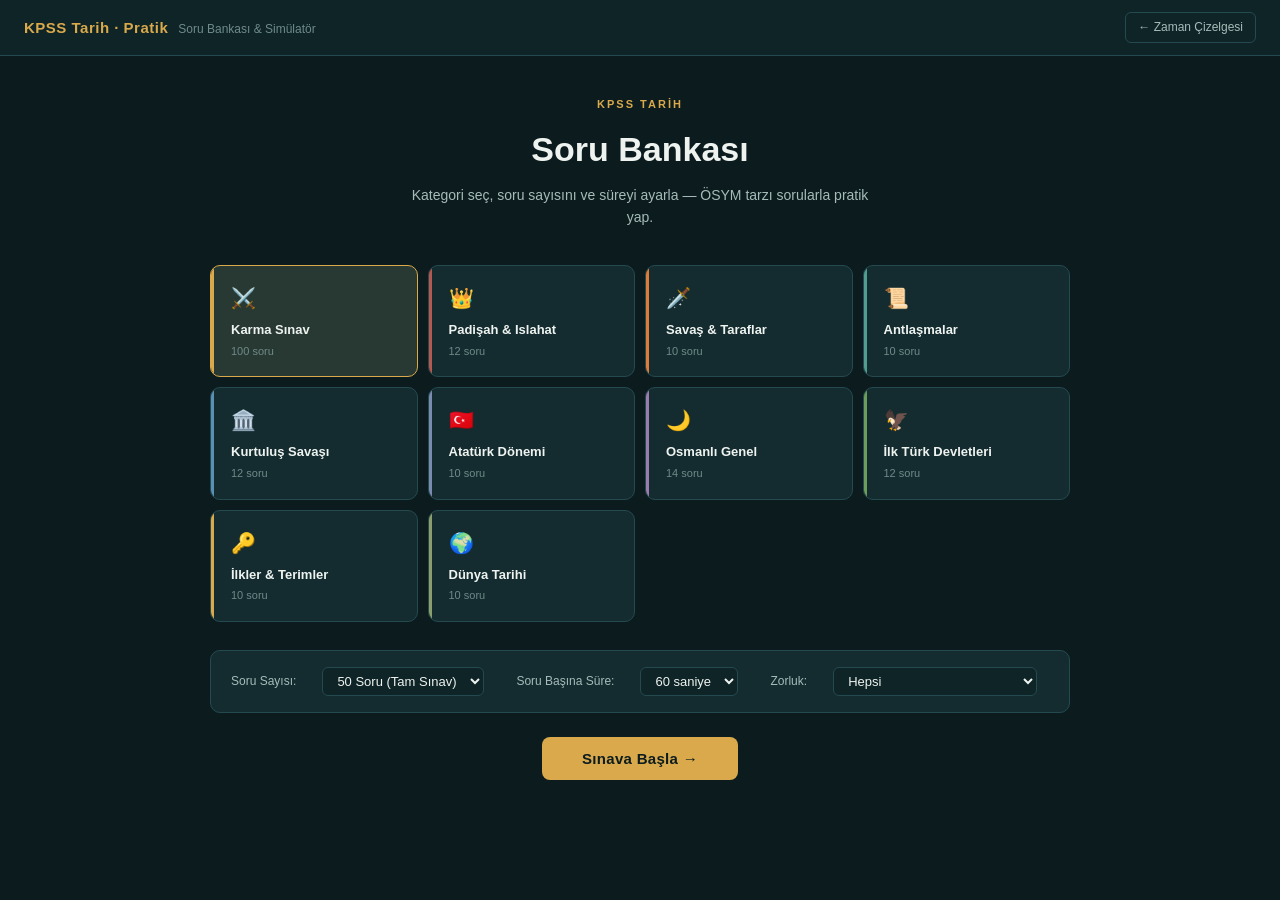
<file: pratik.html>
<!DOCTYPE html>
<html lang="tr">
<head>
  <meta charset="UTF-8" />
  <meta name="viewport" content="width=device-width, initial-scale=1.0" />
  <title>KPSS Tarih · Pratik Soru Bankası</title>
  <link rel="stylesheet" href="pratik.css" />
</head>
<body>
<div class="pr-app">

  <!-- Topbar -->
  <header class="pr-topbar">
    <div class="brand">
      <h1>KPSS Tarih · Pratik</h1>
      <span>Soru Bankası & Simülatör</span>
    </div>
    <div class="spacer"></div>
    <a href="index.html" class="pr-back">← Zaman Çizelgesi</a>
  </header>

  <!-- HOME SCREEN -->
  <div class="pr-screen active" id="screen-home">
    <div class="home-hero">
      <div class="eyebrow">KPSS TARİH</div>
      <h2>Soru Bankası</h2>
      <p>Kategori seç, soru sayısını ve süreyi ayarla — ÖSYM tarzı sorularla pratik yap.</p>
    </div>

    <div class="kat-grid" id="kat-grid">
      <!-- JS ile doldurulacak -->
    </div>

    <div class="home-settings">
      <label for="sel-sayi">Soru Sayısı:</label>
      <select id="sel-sayi">
        <option value="10">10 Soru</option>
        <option value="25">25 Soru</option>
        <option value="50" selected>50 Soru (Tam Sınav)</option>
      </select>

      <label for="sel-sure" style="margin-left:12px">Soru Başına Süre:</label>
      <select id="sel-sure">
        <option value="0">Süresiz</option>
        <option value="45">45 saniye</option>
        <option value="60" selected>60 saniye</option>
        <option value="90">90 saniye</option>
      </select>

      <label for="sel-zorluk" style="margin-left:12px">Zorluk:</label>
      <select id="sel-zorluk">
        <option value="hepsi" selected>Hepsi</option>
        <option value="orta">Yalnızca Orta</option>
        <option value="zor">Yalnızca Zor (ÖSYM Tuzak)</option>
      </select>
    </div>

    <button class="btn-start" id="btn-start">Sınava Başla →</button>
  </div>

  <!-- QUIZ SCREEN -->
  <div class="pr-screen" id="screen-quiz">
    <div class="pr-timer-bar"><div class="pr-timer-fill" id="timer-fill"></div></div>

    <div class="quiz-meta">
      <span class="q-counter">Soru <b id="q-index">1</b> / <b id="q-total">50</b></span>
      <span class="q-kat" id="q-kat-chip" style="--kat-renk: var(--gold)">Karma</span>
      <div class="spacer"></div>
      <span class="q-score">Doğru: <b id="q-dogru-say">0</b></span>
      <span class="q-timer" id="q-timer-text">60</span>
    </div>

    <div class="quiz-body" id="quiz-body">
      <!-- JS ile doldurulacak -->
    </div>

    <div class="quiz-footer">
      <span class="quiz-hint" id="quiz-hint">Bir şık seç</span>
      <button class="btn-next" id="btn-next">Sonraki Soru →</button>
    </div>
  </div>

  <!-- RESULT SCREEN -->
  <div class="pr-screen" id="screen-result">
    <div class="result-wrap">

      <div class="result-hero">
        <div class="score-big" id="res-skor">0/0</div>
        <div class="score-sub" id="res-sub">soruda doğru</div>
        <div class="grade" id="res-grade"></div>
      </div>

      <div class="result-breakdown">
        <h3>Kategori Analizi</h3>
        <div id="res-breakdown"></div>
      </div>

      <div class="result-wrongs" id="res-wrongs-wrap" style="display:none">
        <h3>Yanlış Yaptıklarım</h3>
        <div id="res-wrongs-list"></div>
      </div>

      <div class="result-btns">
        <button class="btn-retry" id="btn-retry">Aynı Ayarlarla Tekrar</button>
        <button class="btn-home" id="btn-home">← Ana Ekrana Dön</button>
      </div>

    </div>
  </div>

</div>

<script src="pratik_data.js"></script>
<script>
/* ──────────────────────────────────────────────────────────────────────────
   KPSS Pratik — Soru Bankası JS
   State makinesi: home → quiz → result → (home veya quiz)
   Hiç dış kütüphane yok; localStorage: hata kutusu (ileride genişletilecek)
────────────────────────────────────────────────────────────────────────── */
(function () {
  "use strict";

  /* ─── Durum ───────────────────────────────────────────── */
  let state = {
    seciliKat: "hepsi",
    soru_sayisi: 50,
    sure: 60,
    zorluk: "hepsi",
    sorular: [],        // aktif soru listesi (karıştırılmış)
    idx: 0,             // mevcut soru indeksi
    cevaplar: {},       // { soruId: "A" | null }
    dogru_say: 0,
    timerInterval: null,
    timerLeft: 0,
    cevapVerildi: false
  };

  /* ─── DOM ─────────────────────────────────────────────── */
  const $ = id => document.getElementById(id);
  const screens = {
    home:   $("screen-home"),
    quiz:   $("screen-quiz"),
    result: $("screen-result")
  };

  function goScreen(name) {
    Object.values(screens).forEach(s => s.classList.remove("active"));
    screens[name].classList.add("active");
  }

  /* ─── Kategori kartları oluştur ───────────────────────── */
  function buildKatGrid() {
    const grid = $("kat-grid");
    grid.innerHTML = "";

    // Hepsi kartı
    const allCard = makeKatCard("hepsi", PRATIK_KATEGORILER.hepsi, PRATIK_SORULAR.length);
    allCard.classList.add("selected");
    grid.appendChild(allCard);

    // Bireysel kategoriler
    const keys = Object.keys(PRATIK_KATEGORILER).filter(k => k !== "hepsi");
    keys.forEach(key => {
      const sayi = PRATIK_SORULAR.filter(q => q.kategori === key).length;
      if (sayi === 0) return;
      grid.appendChild(makeKatCard(key, PRATIK_KATEGORILER[key], sayi));
    });
  }

  function makeKatCard(key, meta, sayi) {
    const div = document.createElement("div");
    div.className = "kat-card";
    div.style.setProperty("--kat-renk", meta.renk);
    div.dataset.kat = key;
    div.innerHTML = `
      <div class="kat-ikon">${meta.ikon}</div>
      <div class="kat-ad">${meta.ad}</div>
      <div class="kat-sayi">${sayi} soru</div>
    `;
    div.addEventListener("click", () => selectKat(key));
    return div;
  }

  function selectKat(key) {
    state.seciliKat = key;
    document.querySelectorAll(".kat-card").forEach(c => {
      c.classList.toggle("selected", c.dataset.kat === key);
    });
  }

  /* ─── Sınav başlat ────────────────────────────────────── */
  $("btn-start").addEventListener("click", startQuiz);

  function startQuiz() {
    // Ayarları oku
    state.soru_sayisi = parseInt($("sel-sayi").value);
    state.sure        = parseInt($("sel-sure").value);
    state.zorluk      = $("sel-zorluk").value;

    // Soruları filtrele
    let pool = PRATIK_SORULAR.slice();
    if (state.seciliKat !== "hepsi") {
      pool = pool.filter(q => q.kategori === state.seciliKat);
    }
    if (state.zorluk !== "hepsi") {
      pool = pool.filter(q => q.zorluk === state.zorluk);
    }
    if (pool.length === 0) {
      alert("Seçilen filtreye uygun soru bulunamadı. Ayarları değiştirin.");
      return;
    }

    // Karıştır ve sınırla
    pool = shuffle(pool);
    state.sorular = pool.slice(0, Math.min(state.soru_sayisi, pool.length));
    state.idx = 0;
    state.cevaplar = {};
    state.dogru_say = 0;
    state.cevapVerildi = false;

    $("q-total").textContent = state.sorular.length;
    $("q-dogru-say").textContent = "0";

    goScreen("quiz");
    renderSoru();
  }

  /* ─── Soru render ─────────────────────────────────────── */
  function renderSoru() {
    stopTimer();
    state.cevapVerildi = false;

    const q = state.sorular[state.idx];
    const meta = PRATIK_KATEGORILER[q.kategori] || PRATIK_KATEGORILER.hepsi;
    const num  = state.idx + 1;

    // Meta bar
    $("q-index").textContent = num;
    const chip = $("q-kat-chip");
    chip.textContent = meta.ad;
    chip.style.setProperty("--kat-renk", meta.renk);

    // Body
    const body = $("quiz-body");
    body.innerHTML = `
      <div class="q-num-display" style="--kat-renk:${meta.renk}">${String(num).padStart(2,"0")}</div>
      <div>
        <span class="q-zorluk ${q.zorluk}">${q.zorluk === "zor" ? "⚠ ÖSYM Tuzak" : "Orta"}</span>
      </div>
      <div class="q-text">${escHtml(q.soru)}</div>
      <div class="q-options" id="q-opts"></div>
      <div class="q-explanation" id="q-exp"></div>
    `;

    const optsDiv = document.getElementById("q-opts");
    Object.entries(q.secenekler).forEach(([key, val]) => {
      const btn = document.createElement("button");
      btn.className = "q-opt";
      btn.dataset.key = key;
      btn.innerHTML = `<span class="opt-key">${key}</span><span>${escHtml(val)}</span>`;
      btn.addEventListener("click", () => secimiYap(key, q));
      optsDiv.appendChild(btn);
    });

    $("btn-next").classList.remove("show");
    $("quiz-hint").textContent = "Bir şık seç";

    body.scrollTop = 0;

    if (state.sure > 0) startTimer(state.sure, q);
  }

  function secimiYap(key, q) {
    if (state.cevapVerildi) return;
    state.cevapVerildi = true;
    stopTimer();

    state.cevaplar[q.id] = key;
    const dogru = key === q.dogru;
    if (dogru) {
      state.dogru_say++;
      $("q-dogru-say").textContent = state.dogru_say;
    }

    // Şıkları boyala
    document.querySelectorAll(".q-opt").forEach(btn => {
      btn.disabled = true;
      const k = btn.dataset.key;
      if (k === q.dogru) btn.classList.add("correct");
      else if (k === key && !dogru) btn.classList.add("wrong");
    });

    // Açıklama
    const expDiv = document.getElementById("q-exp");
    expDiv.textContent = q.aciklama;
    expDiv.className = "q-explanation show" + (dogru ? "" : " wrong-exp");

    // Timer fill kırmızı/yeşil
    const fill = $("timer-fill");
    fill.style.width = "100%";
    fill.style.background = dogru ? "var(--ok)" : "var(--err)";

    $("quiz-hint").textContent = dogru ? "✓ Doğru!" : "✗ Yanlış";
    $("btn-next").classList.add("show");
    $("btn-next").textContent = state.idx + 1 < state.sorular.length ? "Sonraki Soru →" : "Sonuçları Gör →";
  }

  $("btn-next").addEventListener("click", () => {
    state.idx++;
    if (state.idx < state.sorular.length) {
      renderSoru();
    } else {
      showResult();
    }
  });

  /* ─── Timer ───────────────────────────────────────────── */
  function startTimer(sn, q) {
    state.timerLeft = sn;
    const fill = $("timer-fill");
    const txt  = $("q-timer-text");
    fill.style.transition = "none";
    fill.style.background = "var(--gold)";
    fill.style.width = "100%";
    txt.textContent = sn;
    txt.className = "q-timer";

    // Animasyonu tetiklemek için bir frame bekle
    requestAnimationFrame(() => {
      fill.style.transition = `width ${sn}s linear`;
      fill.style.width = "0%";
    });

    state.timerInterval = setInterval(() => {
      state.timerLeft--;
      txt.textContent = state.timerLeft;
      if (state.timerLeft <= 10) {
        txt.className = "q-timer warn";
        fill.classList.add("warn");
      }
      if (state.timerLeft <= 0) {
        stopTimer();
        if (!state.cevapVerildi) {
          // Süre doldu — doğruyu göster, yanlış say
          state.cevapVerildi = true;
          state.cevaplar[q.id] = null;
          document.querySelectorAll(".q-opt").forEach(btn => {
            btn.disabled = true;
            if (btn.dataset.key === q.dogru) btn.classList.add("correct");
          });
          const expDiv = document.getElementById("q-exp");
          expDiv.textContent = "⏱ Süre doldu. " + q.aciklama;
          expDiv.className = "q-explanation show wrong-exp";
          $("quiz-hint").textContent = "⏱ Süre doldu";
          $("btn-next").classList.add("show");
          $("btn-next").textContent = state.idx + 1 < state.sorular.length ? "Sonraki Soru →" : "Sonuçları Gör →";
        }
      }
    }, 1000);
  }

  function stopTimer() {
    if (state.timerInterval) {
      clearInterval(state.timerInterval);
      state.timerInterval = null;
    }
    $("q-timer-text").className = "q-timer";
    $("timer-fill").classList.remove("warn");
  }

  /* ─── Sonuç ekranı ────────────────────────────────────── */
  function showResult() {
    stopTimer();
    goScreen("result");

    const total = state.sorular.length;
    const dogru = state.dogru_say;
    const pct   = Math.round((dogru / total) * 100);

    $("res-skor").textContent = `${dogru}/${total}`;
    $("res-sub").textContent  = `soruda doğru — %${pct} başarı`;

    const gradeEl = $("res-grade");
    if (pct >= 80) {
      gradeEl.textContent = "Harika! 🏆";
      gradeEl.className = "grade grade-great";
    } else if (pct >= 60) {
      gradeEl.textContent = "İyi 👍";
      gradeEl.className = "grade grade-good";
    } else {
      gradeEl.textContent = "Tekrar Et 📚";
      gradeEl.className = "grade grade-fail";
    }

    // Kategori breakdown
    const bd = $("res-breakdown");
    bd.innerHTML = "";
    const katStats = {};
    state.sorular.forEach(q => {
      if (!katStats[q.kategori]) katStats[q.kategori] = { dogru: 0, toplam: 0 };
      katStats[q.kategori].toplam++;
      const verilen = state.cevaplar[q.id];
      if (verilen === q.dogru) katStats[q.kategori].dogru++;
    });

    Object.entries(katStats).forEach(([key, stat]) => {
      const meta = PRATIK_KATEGORILER[key] || { ad: key, renk: "var(--gold)" };
      const p = Math.round((stat.dogru / stat.toplam) * 100);
      const row = document.createElement("div");
      row.className = "kat-row";
      row.innerHTML = `
        <span class="kat-lbl">${meta.ikon || ""} ${meta.ad}</span>
        <div class="kat-bar-wrap">
          <div class="kat-bar-fill" style="width:0%;background:${barColor(p)}"></div>
        </div>
        <span class="kat-pct">${stat.dogru}/${stat.toplam}</span>
      `;
      bd.appendChild(row);
      // Animasyon için kısa gecikme
      requestAnimationFrame(() => {
        row.querySelector(".kat-bar-fill").style.width = p + "%";
      });
    });

    // Yanlış sorular listesi
    const yanlis = state.sorular.filter(q => state.cevaplar[q.id] !== q.dogru);
    const wWrap = $("res-wrongs-wrap");
    const wList = $("res-wrongs-list");
    wList.innerHTML = "";
    if (yanlis.length > 0) {
      wWrap.style.display = "block";
      yanlis.forEach(q => {
        const verilen = state.cevaplar[q.id];
        const item = document.createElement("div");
        item.className = "wrong-item";
        item.innerHTML = `
          <div class="wi-soru">${escHtml(q.soru.length > 110 ? q.soru.slice(0, 110) + "…" : q.soru)}</div>
          <div class="wi-meta">
            <span class="wi-senin">Seçtiğin: ${verilen ? verilen + ") " + escHtml(q.secenekler[verilen] || "Süre doldu") : "⏱ Süre doldu"}</span>
            <span class="wi-dogru">Doğrusu: ${q.dogru}) ${escHtml(q.secenekler[q.dogru])}</span>
          </div>
        `;
        wList.appendChild(item);
      });
    } else {
      wWrap.style.display = "none";
    }

    // Hata kutusuna kaydet (localStorage)
    saveHataKutusu(yanlis);

    screens.result.scrollTop = 0;
  }

  function barColor(p) {
    if (p >= 75) return "var(--ok)";
    if (p >= 50) return "var(--gold)";
    return "var(--garnet)";
  }

  /* ─── Hata Kutusu (localStorage) ─────────────────────── */
  function saveHataKutusu(yanlisSorular) {
    try {
      const now = Date.now();
      const existing = JSON.parse(localStorage.getItem("kpss-hata-kutusu") || "{}");
      yanlisSorular.forEach(q => {
        if (!existing[q.id]) {
          existing[q.id] = { yanlisSay: 0, sonYanlis: 0, sonraTekrar: now };
        }
        existing[q.id].yanlisSay++;
        existing[q.id].sonYanlis = now;
        existing[q.id].sonraTekrar = now + 24 * 60 * 60 * 1000; // 1 gün sonra
      });
      localStorage.setItem("kpss-hata-kutusu", JSON.stringify(existing));
    } catch (e) { /* localStorage erişim hatası */ }
  }

  /* ─── Sonuç butonları ─────────────────────────────────── */
  $("btn-retry").addEventListener("click", () => {
    startQuiz();
  });
  $("btn-home").addEventListener("click", () => {
    stopTimer();
    goScreen("home");
  });

  /* ─── Klavye kısayolları ──────────────────────────────── */
  document.addEventListener("keydown", e => {
    if (screens.quiz.classList.contains("active")) {
      const keys = ["a","b","c","d","e"];
      const idx  = keys.indexOf(e.key.toLowerCase());
      if (idx !== -1 && !state.cevapVerildi) {
        const q    = state.sorular[state.idx];
        const sik  = Object.keys(q.secenekler)[idx];
        if (sik) secimiYap(sik, q);
      }
      if ((e.key === "Enter" || e.key === " " || e.key === "ArrowRight") && state.cevapVerildi) {
        const btn = $("btn-next");
        if (btn.classList.contains("show")) btn.click();
      }
    }
  });

  /* ─── Yardımcılar ─────────────────────────────────────── */
  function shuffle(arr) {
    const a = arr.slice();
    for (let i = a.length - 1; i > 0; i--) {
      const j = Math.floor(Math.random() * (i + 1));
      [a[i], a[j]] = [a[j], a[i]];
    }
    return a;
  }

  function escHtml(t) {
    return String(t ?? "")
      .replace(/&/g, "&amp;")
      .replace(/</g, "&lt;")
      .replace(/>/g, "&gt;")
      .replace(/"/g, "&quot;");
  }

  /* ─── Init ────────────────────────────────────────────── */
  buildKatGrid();

})();
</script>
</body>
</html>
</file>
<file: pratik.css>
/* KPSS Pratik — Soru Bankası & Simülatör
   Palet: mevcut projeyle aynı CSS değişkenler (styles.css'ten miras).
   Tasarım dili: koyu petrol-teal, tuğra altını, gölge yok, hairline border.
   Kendi kimliği: split-screen layout, soru numarası büyük display type,
   kategori renk blokları, timer şerit animasyonu. */

:root {
  --bg:        #0c1c1e;
  --bg-2:      #0f2427;
  --surface:   #142c30;
  --surface-2: #1a373c;
  --line:      #244a50;
  --ink:       #eef3ef;
  --ink-2:     #a6bcb9;
  --ink-3:     #6f8a88;
  --gold:      #d9a94b;
  --gold-dim:  #a7823a;
  --garnet:    #b6584f;
  --ok:        #5aa17f;
  --err:       #c05050;
}

* { box-sizing: border-box; margin: 0; padding: 0; }
html, body { height: 100%; }
body {
  background: var(--bg);
  color: var(--ink);
  font-family: "Segoe UI", "Helvetica Neue", Arial, sans-serif;
  font-size: 15px;
  line-height: 1.6;
  -webkit-font-smoothing: antialiased;
}

/* ─── Layout ─────────────────────────────────────────────── */
.pr-app {
  display: grid;
  grid-template-rows: 56px 1fr;
  height: 100vh;
  overflow: hidden;
}

/* ─── Topbar ─────────────────────────────────────────────── */
.pr-topbar {
  display: flex;
  align-items: center;
  gap: 16px;
  padding: 0 24px;
  background: var(--bg-2);
  border-bottom: 1px solid var(--line);
}
.pr-topbar .brand {
  display: flex;
  align-items: baseline;
  gap: 10px;
}
.pr-topbar .brand h1 {
  font-size: 15px;
  font-weight: 700;
  letter-spacing: .5px;
  color: var(--gold);
}
.pr-topbar .brand span {
  font-size: 12px;
  color: var(--ink-3);
}
.pr-topbar .spacer { flex: 1; }
.pr-back {
  font-size: 12px;
  color: var(--ink-2);
  text-decoration: none;
  padding: 5px 12px;
  border: 1px solid var(--line);
  border-radius: 6px;
  transition: border-color .15s, color .15s;
}
.pr-back:hover { border-color: var(--gold); color: var(--gold); }

/* ─── Screen switching ───────────────────────────────────── */
.pr-screen { display: none; height: 100%; overflow: hidden; }
.pr-screen.active { display: flex; flex-direction: column; }

/* ─── HOME SCREEN ────────────────────────────────────────── */
#screen-home {
  align-items: center;
  justify-content: flex-start;
  overflow-y: auto;
  padding: 40px 24px 60px;
  gap: 0;
}
.home-hero {
  text-align: center;
  margin-bottom: 36px;
}
.home-hero .eyebrow {
  font-size: 11px;
  font-weight: 600;
  letter-spacing: 2px;
  text-transform: uppercase;
  color: var(--gold);
  margin-bottom: 8px;
}
.home-hero h2 {
  font-size: clamp(22px, 4vw, 34px);
  font-weight: 800;
  color: var(--ink);
  margin-bottom: 8px;
}
.home-hero p {
  font-size: 14px;
  color: var(--ink-2);
  max-width: 480px;
  margin: 0 auto;
}

/* Kategori grid */
.kat-grid {
  display: grid;
  grid-template-columns: repeat(auto-fill, minmax(200px, 1fr));
  gap: 10px;
  width: 100%;
  max-width: 860px;
  margin-bottom: 28px;
}
.kat-card {
  position: relative;
  padding: 16px 16px 16px 20px;
  border: 1px solid var(--line);
  border-radius: 10px;
  cursor: pointer;
  background: var(--surface);
  transition: border-color .15s, background .15s;
  overflow: hidden;
}
.kat-card::before {
  content: "";
  position: absolute;
  left: 0; top: 0; bottom: 0;
  width: 3px;
  background: var(--kat-renk, var(--gold));
  border-radius: 10px 0 0 10px;
}
.kat-card:hover { border-color: var(--kat-renk, var(--gold)); background: var(--surface-2); }
.kat-card.selected { border-color: var(--kat-renk, var(--gold)); background: color-mix(in srgb, var(--kat-renk, var(--gold)) 10%, var(--surface)); }
.kat-card .kat-ikon { font-size: 20px; margin-bottom: 6px; }
.kat-card .kat-ad { font-size: 13px; font-weight: 700; color: var(--ink); }
.kat-card .kat-sayi { font-size: 11px; color: var(--ink-3); margin-top: 2px; }

/* Ayarlar satırı */
.home-settings {
  display: flex;
  align-items: center;
  gap: 20px;
  width: 100%;
  max-width: 860px;
  padding: 16px 20px;
  background: var(--surface);
  border: 1px solid var(--line);
  border-radius: 10px;
  margin-bottom: 24px;
  flex-wrap: wrap;
}
.home-settings label { font-size: 12px; color: var(--ink-2); margin-right: 6px; }
.home-settings select {
  background: var(--bg-2);
  color: var(--ink);
  border: 1px solid var(--line);
  border-radius: 6px;
  padding: 5px 10px;
  font-size: 13px;
  cursor: pointer;
}
.home-settings select:focus { outline: 1px solid var(--gold); }

.btn-start {
  padding: 13px 40px;
  background: var(--gold);
  color: #0c1c1e;
  border: none;
  border-radius: 8px;
  font-size: 15px;
  font-weight: 800;
  cursor: pointer;
  letter-spacing: .3px;
  transition: background .15s, transform .1s;
}
.btn-start:hover { background: #e8b85a; }
.btn-start:active { transform: scale(.98); }

/* ─── QUIZ SCREEN ────────────────────────────────────────── */
#screen-quiz {
  display: none;
  flex-direction: column;
  height: 100%;
  overflow: hidden;
}
#screen-quiz.active { display: flex; }

/* Timer şerit */
.pr-timer-bar {
  height: 3px;
  background: var(--line);
  flex-shrink: 0;
}
.pr-timer-fill {
  height: 100%;
  background: var(--gold);
  transition: width .5s linear, background .5s;
  width: 100%;
}
.pr-timer-fill.warn { background: var(--garnet); }

/* Quiz üst bilgi */
.quiz-meta {
  display: flex;
  align-items: center;
  gap: 16px;
  padding: 12px 28px;
  border-bottom: 1px solid var(--line);
  background: var(--bg-2);
  flex-shrink: 0;
}
.quiz-meta .q-counter {
  font-size: 12px;
  color: var(--ink-2);
}
.quiz-meta .q-counter b { color: var(--gold); }
.quiz-meta .q-kat {
  font-size: 11px;
  font-weight: 700;
  letter-spacing: 1px;
  text-transform: uppercase;
  padding: 3px 9px;
  border-radius: 4px;
  border: 1px solid var(--kat-renk, var(--line));
  color: var(--kat-renk, var(--ink-2));
}
.quiz-meta .spacer { flex: 1; }
.quiz-meta .q-score { font-size: 13px; color: var(--ink-2); }
.quiz-meta .q-score b { color: var(--ok); }
.quiz-meta .q-timer {
  font-size: 13px;
  font-weight: 700;
  min-width: 32px;
  text-align: right;
  color: var(--ink);
  transition: color .3s;
}
.quiz-meta .q-timer.warn { color: var(--garnet); }

/* Soru alanı */
.quiz-body {
  flex: 1;
  overflow-y: auto;
  padding: 32px 28px 28px;
  display: flex;
  flex-direction: column;
  gap: 24px;
  max-width: 860px;
  width: 100%;
  margin: 0 auto;
}

.q-num-display {
  font-size: clamp(48px, 8vw, 72px);
  font-weight: 900;
  line-height: 1;
  color: color-mix(in srgb, var(--kat-renk, var(--gold)) 30%, var(--line));
  user-select: none;
  letter-spacing: -2px;
}

.q-zorluk {
  display: inline-block;
  font-size: 10px;
  font-weight: 700;
  letter-spacing: 1.5px;
  text-transform: uppercase;
  padding: 2px 8px;
  border-radius: 4px;
  margin-bottom: 4px;
}
.q-zorluk.orta { background: color-mix(in srgb, var(--gold) 15%, transparent); color: var(--gold); border: 1px solid color-mix(in srgb, var(--gold) 30%, transparent); }
.q-zorluk.zor  { background: color-mix(in srgb, var(--garnet) 15%, transparent); color: var(--garnet); border: 1px solid color-mix(in srgb, var(--garnet) 30%, transparent); }

.q-text {
  font-size: clamp(15px, 2vw, 17px);
  line-height: 1.65;
  color: var(--ink);
  font-weight: 500;
}

/* Seçenekler */
.q-options {
  display: flex;
  flex-direction: column;
  gap: 8px;
}
.q-opt {
  display: flex;
  align-items: flex-start;
  gap: 12px;
  padding: 13px 16px;
  border: 1px solid var(--line);
  border-radius: 8px;
  cursor: pointer;
  background: var(--surface);
  transition: border-color .12s, background .12s;
  text-align: left;
  color: var(--ink);
  font-size: 14px;
  line-height: 1.5;
}
.q-opt:hover:not(:disabled) { border-color: var(--gold-dim); background: var(--surface-2); }
.q-opt .opt-key {
  flex-shrink: 0;
  width: 24px;
  height: 24px;
  border-radius: 50%;
  border: 1px solid var(--line);
  display: flex;
  align-items: center;
  justify-content: center;
  font-size: 11px;
  font-weight: 700;
  color: var(--ink-2);
  transition: background .12s, border-color .12s, color .12s;
  margin-top: 1px;
}
.q-opt:hover:not(:disabled) .opt-key { border-color: var(--gold-dim); color: var(--gold); }
.q-opt.selected .opt-key { background: var(--gold); border-color: var(--gold); color: #0c1c1e; }
.q-opt.selected { border-color: var(--gold); background: color-mix(in srgb, var(--gold) 7%, var(--surface)); }
.q-opt.correct  { border-color: var(--ok); background: color-mix(in srgb, var(--ok) 10%, var(--surface)); }
.q-opt.correct .opt-key { background: var(--ok); border-color: var(--ok); color: #fff; }
.q-opt.wrong    { border-color: var(--err); background: color-mix(in srgb, var(--err) 8%, var(--surface)); }
.q-opt.wrong .opt-key { background: var(--err); border-color: var(--err); color: #fff; }
.q-opt:disabled { cursor: default; opacity: .85; }

/* Açıklama kutusu */
.q-explanation {
  display: none;
  padding: 16px 18px;
  border-radius: 8px;
  border-left: 3px solid var(--ok);
  background: color-mix(in srgb, var(--ok) 8%, var(--surface));
  font-size: 13px;
  line-height: 1.65;
  color: var(--ink-2);
  animation: fadeUp .2s ease;
}
.q-explanation.show { display: block; }
.q-explanation.wrong-exp { border-left-color: var(--garnet); background: color-mix(in srgb, var(--garnet) 8%, var(--surface)); }
.q-explanation strong { color: var(--ink); }

@keyframes fadeUp {
  from { opacity: 0; transform: translateY(6px); }
  to   { opacity: 1; transform: translateY(0); }
}

/* İleri butonu */
.quiz-footer {
  flex-shrink: 0;
  padding: 14px 28px;
  border-top: 1px solid var(--line);
  background: var(--bg-2);
  display: flex;
  align-items: center;
  justify-content: flex-end;
  gap: 16px;
}
.btn-next {
  padding: 10px 28px;
  background: var(--gold);
  color: #0c1c1e;
  border: none;
  border-radius: 7px;
  font-size: 14px;
  font-weight: 700;
  cursor: pointer;
  transition: background .12s;
  display: none;
}
.btn-next.show { display: block; }
.btn-next:hover { background: #e8b85a; }
.quiz-hint {
  font-size: 12px;
  color: var(--ink-3);
}

/* ─── RESULT SCREEN ──────────────────────────────────────── */
#screen-result {
  overflow-y: auto;
  padding: 40px 28px 60px;
  align-items: center;
}
.result-wrap {
  width: 100%;
  max-width: 720px;
  display: flex;
  flex-direction: column;
  gap: 24px;
}
.result-hero {
  text-align: center;
  padding: 28px;
  border: 1px solid var(--line);
  border-radius: 12px;
  background: var(--surface);
}
.result-hero .score-big {
  font-size: clamp(52px, 10vw, 80px);
  font-weight: 900;
  line-height: 1;
  color: var(--gold);
  letter-spacing: -2px;
}
.result-hero .score-sub { font-size: 14px; color: var(--ink-2); margin-top: 6px; }
.result-hero .grade {
  display: inline-block;
  margin-top: 12px;
  padding: 5px 16px;
  border-radius: 20px;
  font-size: 13px;
  font-weight: 700;
  letter-spacing: .5px;
}
.grade-great { background: color-mix(in srgb, var(--ok) 18%, var(--surface)); color: var(--ok); border: 1px solid var(--ok); }
.grade-good  { background: color-mix(in srgb, var(--gold) 18%, var(--surface)); color: var(--gold); border: 1px solid var(--gold); }
.grade-fail  { background: color-mix(in srgb, var(--garnet) 18%, var(--surface)); color: var(--garnet); border: 1px solid var(--garnet); }

/* Kategori breakdown */
.result-breakdown h3 {
  font-size: 13px;
  font-weight: 700;
  letter-spacing: 1px;
  text-transform: uppercase;
  color: var(--ink-3);
  margin-bottom: 12px;
}
.kat-row {
  display: flex;
  align-items: center;
  gap: 12px;
  margin-bottom: 10px;
}
.kat-row .kat-lbl { font-size: 13px; color: var(--ink-2); width: 160px; flex-shrink: 0; white-space: nowrap; overflow: hidden; text-overflow: ellipsis; }
.kat-bar-wrap { flex: 1; height: 8px; background: var(--line); border-radius: 4px; overflow: hidden; }
.kat-bar-fill { height: 100%; border-radius: 4px; transition: width .6s ease; }
.kat-row .kat-pct { font-size: 12px; font-weight: 700; color: var(--ink-2); min-width: 36px; text-align: right; }

/* Yanlış sorular listesi */
.result-wrongs h3 {
  font-size: 13px;
  font-weight: 700;
  letter-spacing: 1px;
  text-transform: uppercase;
  color: var(--ink-3);
  margin-bottom: 12px;
}
.wrong-item {
  padding: 12px 14px;
  border: 1px solid var(--line);
  border-radius: 8px;
  background: var(--surface);
  margin-bottom: 8px;
  font-size: 13px;
  color: var(--ink-2);
  line-height: 1.5;
}
.wrong-item .wi-soru { color: var(--ink); margin-bottom: 4px; }
.wrong-item .wi-meta { display: flex; gap: 12px; font-size: 11px; }
.wrong-item .wi-senin { color: var(--err); }
.wrong-item .wi-dogru { color: var(--ok); }

/* Sonuç butonları */
.result-btns {
  display: flex;
  gap: 12px;
  flex-wrap: wrap;
}
.btn-retry, .btn-home {
  padding: 11px 24px;
  border-radius: 7px;
  font-size: 14px;
  font-weight: 700;
  cursor: pointer;
  transition: background .12s;
}
.btn-retry { background: var(--gold); color: #0c1c1e; border: none; }
.btn-retry:hover { background: #e8b85a; }
.btn-home { background: transparent; color: var(--ink-2); border: 1px solid var(--line); }
.btn-home:hover { border-color: var(--gold-dim); color: var(--gold); }

/* ─── Scrollbar ──────────────────────────────────────────── */
::-webkit-scrollbar { width: 6px; }
::-webkit-scrollbar-track { background: transparent; }
::-webkit-scrollbar-thumb { background: var(--line); border-radius: 3px; }

/* ─── MODÜL SEÇİCİ ──────────────────────────────────────── */
#screen-home {
  align-items: center;
  justify-content: flex-start;
  overflow-y: auto;
  padding: 40px 24px 60px;
}
.modul-hero { text-align: center; margin-bottom: 36px; }
.modul-hero h2 { font-size: clamp(22px,4vw,34px); font-weight: 800; color: var(--ink); margin-bottom: 8px; }
.modul-hero p  { font-size: 14px; color: var(--ink-2); }

.modul-grid {
  display: grid;
  grid-template-columns: repeat(auto-fill, minmax(240px,1fr));
  gap: 14px;
  width: 100%; max-width: 860px;
}
.modul-kart {
  display: flex; flex-direction: column; align-items: flex-start;
  padding: 24px 22px 22px;
  border: 1px solid var(--line);
  border-top: 3px solid var(--mk-renk, var(--gold));
  border-radius: 10px;
  background: var(--surface);
  cursor: pointer; text-align: left;
  transition: border-color .15s, background .15s, transform .1s;
}
.modul-kart:hover { background: var(--surface-2); border-color: var(--mk-renk,var(--gold)); transform: translateY(-2px); }
.mk-ikon { font-size: 28px; margin-bottom: 10px; }
.mk-ad   { font-size: 16px; font-weight: 800; color: var(--ink); margin-bottom: 6px; }
.mk-acik { font-size: 12px; color: var(--ink-3); line-height: 1.5; }

/* ─── EŞLEŞTİRME — set seçici ───────────────────────────── */
#screen-eslestirme {
  align-items: center; justify-content: flex-start;
  overflow-y: auto; padding: 40px 24px 60px;
}
.esles-set-grid {
  display: grid;
  grid-template-columns: repeat(auto-fill, minmax(220px,1fr));
  gap: 12px; width: 100%; max-width: 760px;
}
.esles-set-kart {
  display: flex; align-items: center; gap: 14px;
  padding: 18px 18px;
  border: 1px solid var(--line);
  border-left: 4px solid var(--esk-renk, var(--gold));
  border-radius: 8px; background: var(--surface);
  cursor: pointer; text-align: left;
  transition: border-color .15s, background .15s;
}
.esles-set-kart:hover { background: var(--surface-2); }
.esk-ikon { font-size: 22px; }
.esk-ad   { font-size: 14px; font-weight: 700; color: var(--ink); }
.esk-sayi { font-size: 11px; color: var(--ink-3); margin-top: 2px; }

/* ─── EŞLEŞTİRME — oyun alanı ───────────────────────────── */
#screen-eslestirme-oyun { overflow: hidden; }
.esles-meta {
  display: flex; align-items: center; gap: 14px;
  padding: 12px 20px; border-bottom: 1px solid var(--line);
  background: var(--bg-2); flex-shrink: 0;
}
.esles-set-baslik { font-size: 14px; font-weight: 700; color: var(--ink); }
.esles-skor-chip {
  font-size: 13px; font-weight: 700;
  padding: 3px 10px; border-radius: 4px;
  border: 1px solid var(--line); color: var(--gold);
}
.esles-alan {
  display: grid; grid-template-columns: 1fr 1fr;
  gap: 0; flex: 1; overflow-y: auto; padding: 20px;
  gap: 12px;
}
.esles-sol, .esles-sag {
  display: flex; flex-direction: column; gap: 8px;
}
.esles-kart {
  padding: 13px 15px; border: 1px solid var(--line);
  border-radius: 8px; background: var(--surface);
  cursor: pointer; font-size: 13px; line-height: 1.45; color: var(--ink);
  transition: border-color .12s, background .12s;
  text-align: left;
}
.esles-kart:not(:disabled):hover { border-color: var(--gold-dim); background: var(--surface-2); }
.esles-kart.secili { border-color: var(--gold); background: color-mix(in srgb, var(--gold) 10%, var(--surface)); }
.esles-kart.dogru  { border-color: var(--ok);  background: color-mix(in srgb, var(--ok) 10%, var(--surface)); color: var(--ink-2); cursor: default; }
.esles-kart.yanlis { border-color: var(--err); background: color-mix(in srgb, var(--err) 10%, var(--surface)); }
.esles-kart:disabled { cursor: default; }
@keyframes eslesShake {
  0%,100% { transform: translateX(0); }
  25%      { transform: translateX(-5px); }
  75%      { transform: translateX(5px); }
}
.esles-kart.yanlis { animation: eslesShake .3s ease; }

.esles-aciklama {
  display: none; margin: 0 20px 14px;
  padding: 12px 15px; border-radius: 7px; font-size: 13px;
  line-height: 1.6; color: var(--ink-2);
  border-left: 3px solid var(--garnet);
  background: color-mix(in srgb, var(--garnet) 8%, var(--surface));
}
.esles-aciklama.show { display: block; animation: fadeUp .2s ease; }
.esles-aciklama.dogru-exp { border-left-color: var(--ok); background: color-mix(in srgb, var(--ok) 8%, var(--surface)); }

.esles-bitti {
  padding: 20px; border-top: 1px solid var(--line);
  background: var(--bg-2); flex-shrink: 0;
  display: flex; align-items: center; gap: 16px; flex-wrap: wrap;
}
.esles-sonuc-txt { font-size: 15px; font-weight: 700; color: var(--ink); flex: 1; }

/* ─── HATA KUTUSU ────────────────────────────────────────── */
#screen-hata {
  align-items: center; justify-content: center;
  overflow-y: auto; padding: 40px 24px 60px;
}
.hata-wrap {
  width: 100%; max-width: 520px;
  display: flex; flex-direction: column; gap: 20px;
}
.hata-hero { text-align: center; }
.hata-ikon { font-size: 48px; margin-bottom: 12px; }
.hata-hero h2 { font-size: 26px; font-weight: 800; color: var(--ink); margin-bottom: 8px; }
.hata-hero p  { font-size: 13px; color: var(--ink-2); line-height: 1.6; }
.hata-stats {
  display: flex; gap: 12px; flex-wrap: wrap;
  padding: 16px 18px; border: 1px solid var(--line);
  border-radius: 10px; background: var(--surface);
}
.hata-stat-item {
  display: flex; flex-direction: column; align-items: center;
  flex: 1; min-width: 80px;
  gap: 4px;
}
.hata-stat-sayi { font-size: 28px; font-weight: 900; color: var(--gold); line-height: 1; }
.hata-stat-lbl  { font-size: 11px; color: var(--ink-3); text-align: center; }
.hata-stat-item.bekleyen .hata-stat-sayi { color: var(--garnet); }
.hata-stat-item.ok .hata-stat-sayi       { color: var(--ok); }

/* ─── Panel overlay (index.html entegrasyonu) ────────────── */
.pratik-overlay {
  position: fixed; inset: 0; z-index: 200;
  display: none;
  background: var(--bg);
  color: var(--ink);
  font-family: "Segoe UI", "Helvetica Neue", Arial, sans-serif;
  font-size: 15px;
  line-height: 1.6;
  -webkit-font-smoothing: antialiased;
}
.pratik-overlay.show { display: block; }
body.pratik-on { overflow: hidden; }
</file>
